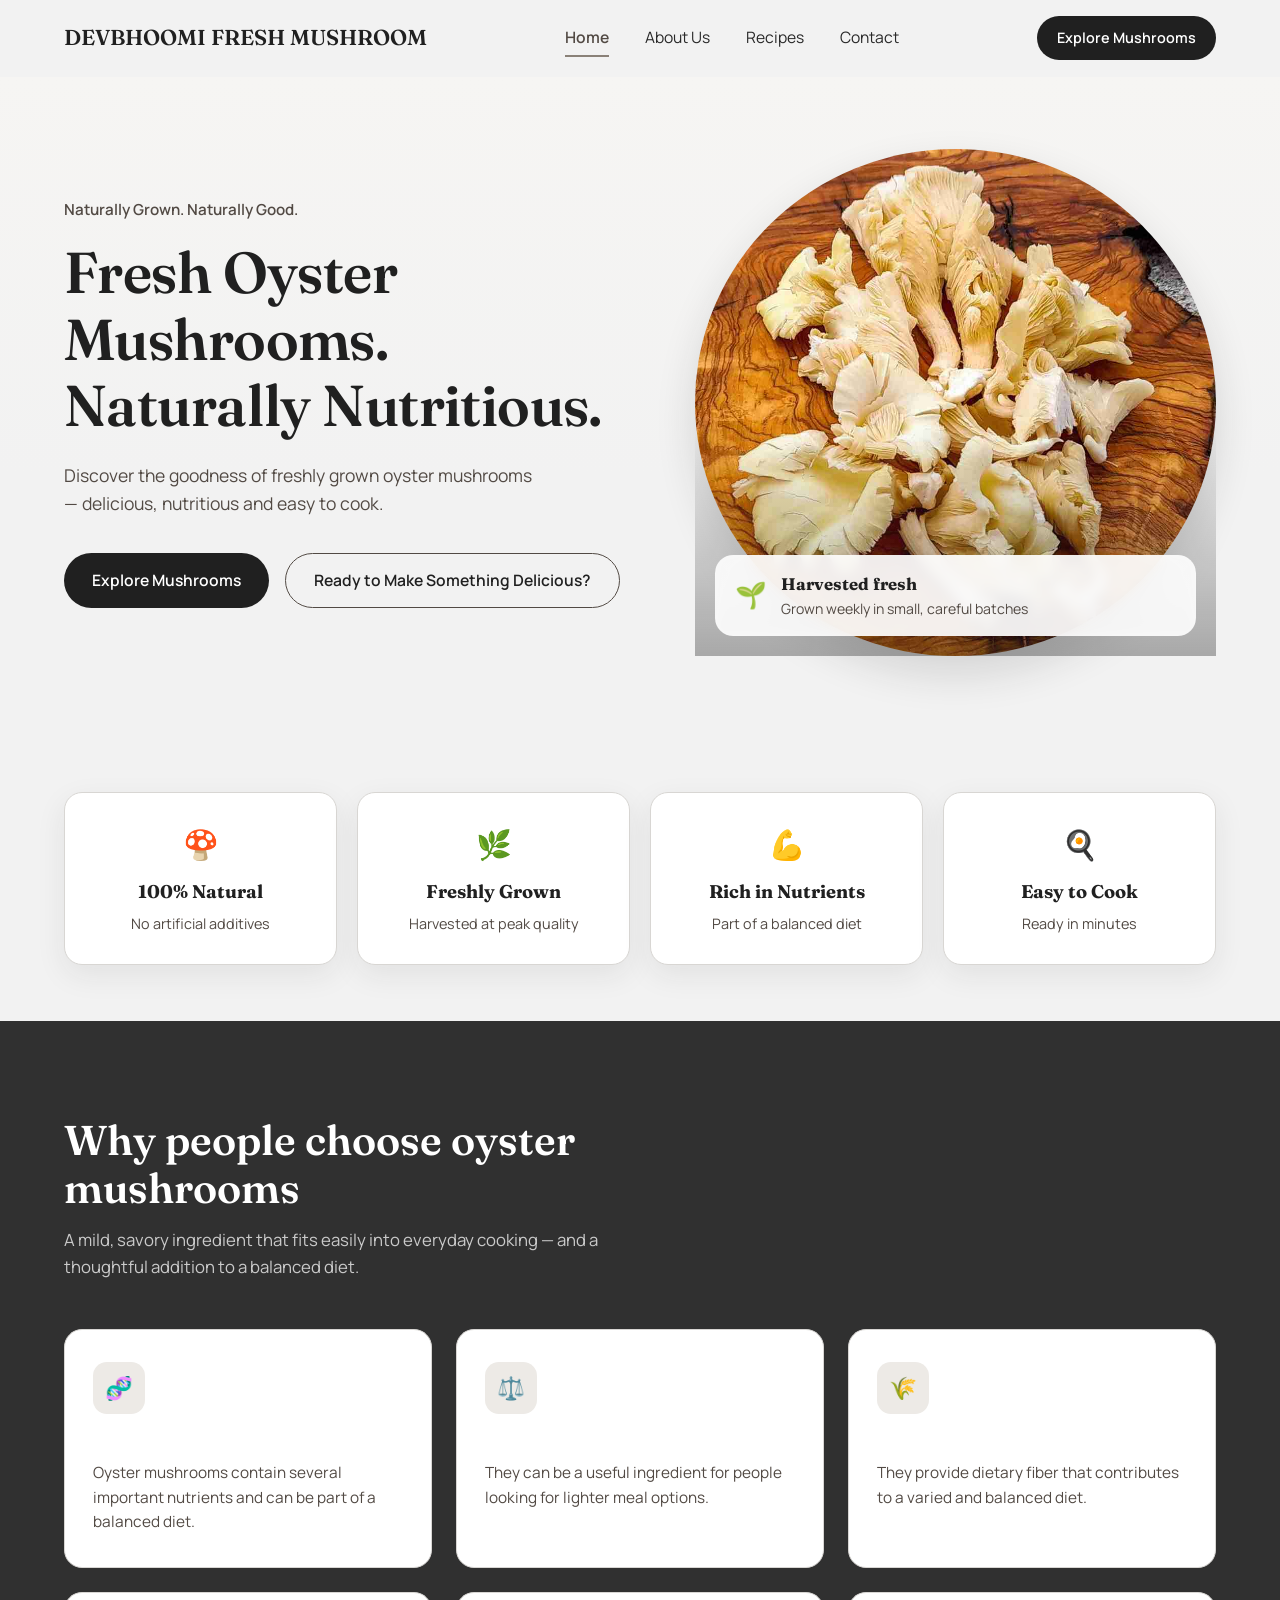
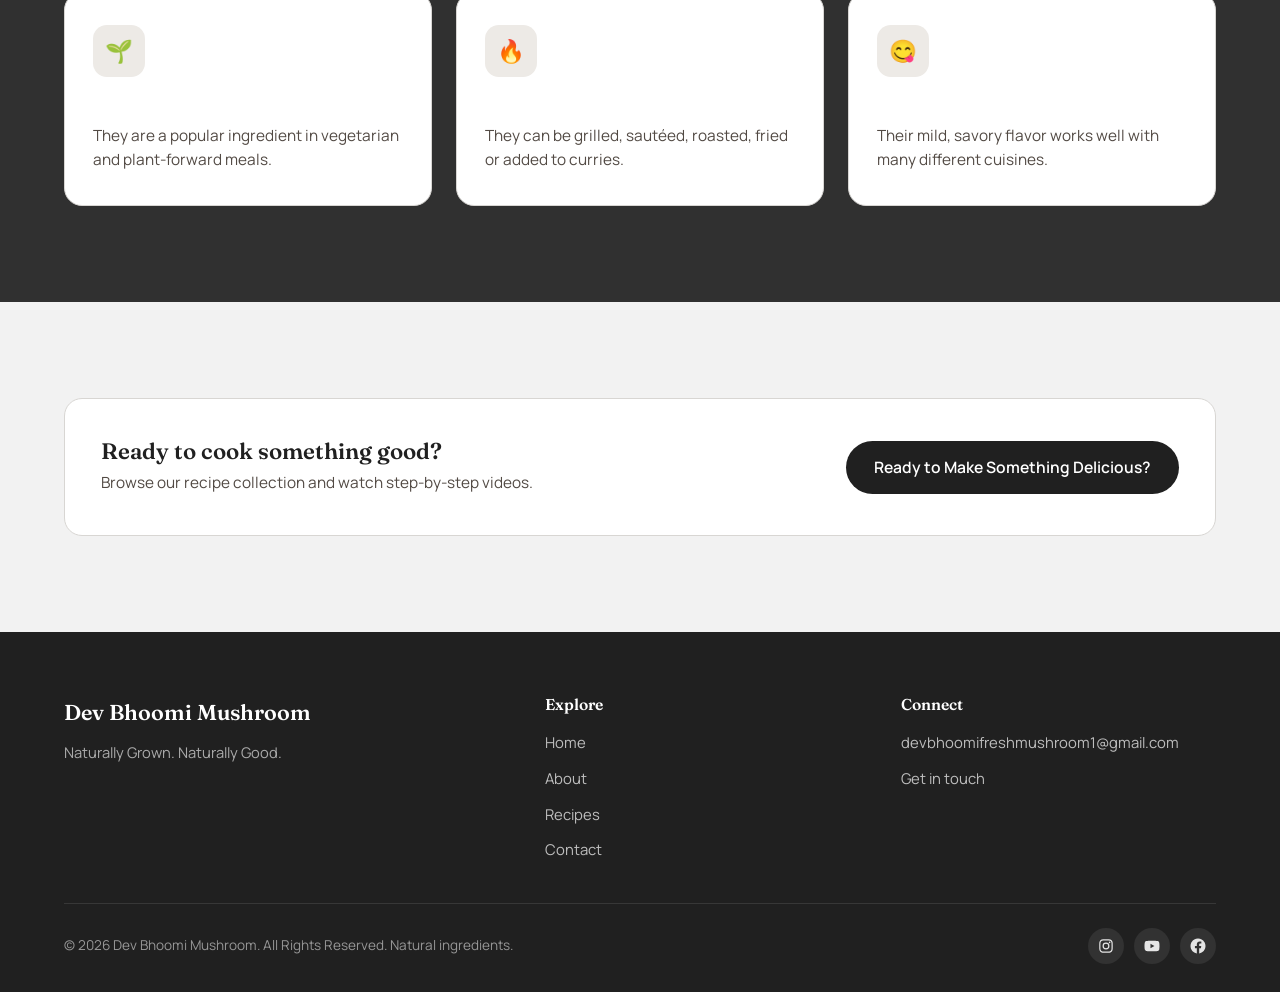
<file: index.html>
<!DOCTYPE html>
<html lang="en">

<head>
  <meta charset="UTF-8">
  <meta name="viewport" content="width=device-width, initial-scale=1.0">
  <title>DevBhoomi Mushrooms</title>
  <meta name="description"
    content="DevBhoomi grows fresh oyster mushrooms — naturally nutritious, versatile in the kitchen, and grown with care. Explore our mushrooms and recipes.">
  <meta name="keywords" content="oyster mushrooms, mushroom farm, mushroom recipes, natural food, DevBhoomi">
  <meta property="og:title" content="DevBhoomi | Fresh Oyster Mushrooms">
  <meta property="og:description"
    content="Naturally Grown. Naturally Good. Discover fresh oyster mushrooms and easy recipes from Dev Bhoomi.">
  <meta property="og:type" content="website">
    <link rel="icon"
          type="image/png"
          href="./assets/images/hero-mushroom-logo.png">


  <link rel="preconnect" href="https://fonts.googleapis.com">
  <link rel="preconnect" href="https://fonts.gstatic.com" crossorigin>
  <link
    href="https://fonts.googleapis.com/css2?family=Fraunces:opsz,wght@9..144,500;9..144,600;9..144,700&family=Manrope:wght@400;500;600;700;800&display=swap"
    rel="stylesheet">

  <link rel="stylesheet" href="css/style.css">
</head>

<body>

  <!-- ===== Navbar ===== -->
  <header class="navbar">
    <div class="container">
     <a href="index.html" class="brand">
    <span>DEVBHOOMI FRESH MUSHROOM</span>
</a>

      <nav class="nav-links" id="nav-links" aria-label="Primary">
        <a href="index.html" class="active">Home</a>
        <a href="about.html">About Us</a>
        <a href="recipes.html">Recipes</a>
        <a href="contact.html">Contact</a>
      </nav>

      <div class="nav-actions">
        <a href="about.html" class="btn btn-primary btn-sm">Explore Mushrooms</a>
        <button class="hamburger" id="hamburger" aria-expanded="false" aria-controls="nav-links"
          aria-label="Toggle navigation menu">
          <span></span>
          <span></span>
          <span></span>
        </button>
      </div>
    </div>
  </header>

  <main>
    <!-- ===== Hero ===== -->
    <section class="hero">
      <div class="container">
        <div class="hero-copy">
          <span class="eyebrow">Naturally Grown. Naturally Good.</span>
          <h1>Fresh Oyster Mushrooms. Naturally Nutritious.</h1>
          <p>Discover the goodness of freshly grown oyster mushrooms — delicious, nutritious and easy to cook.</p>
          <div class="hero-actions">
            <a href="about.html" class="btn btn-primary">Explore Mushrooms</a>
            <a href="recipes.html" class="btn btn-secondary">Ready to Make Something Delicious?</a>
          </div>
        </div>

        <div class="hero-art">
          <img src="assets/images/oyster-mushrooms-hero.jpg"
            alt="A fresh cluster of oyster mushrooms growing on a natural substrate" width="400" height="360"
            loading="eager">
          <div class="hero-badge">
            <span aria-hidden="true" style="font-size:1.6rem;">🌱</span>
            <span>
              <strong>Harvested fresh</strong>
              <span>Grown weekly in small, careful batches</span>
            </span>
          </div>
        </div>
      </div>
    </section>

    <!-- ===== Hero Statistics ===== -->
    <section class="stats">
      <div class="container">
        <div class="stats-grid">
          <div class="stat-card reveal">
            <div class="stat-icon" aria-hidden="true">🍄</div>
            <strong>100% Natural</strong>
            <span>No artificial additives</span>
          </div>
          <div class="stat-card reveal">
            <div class="stat-icon" aria-hidden="true">🌿</div>
            <strong>Freshly Grown</strong>
            <span>Harvested at peak quality</span>
          </div>
          <div class="stat-card reveal">
            <div class="stat-icon" aria-hidden="true">💪</div>
            <strong>Rich in Nutrients</strong>
            <span>Part of a balanced diet</span>
          </div>
          <div class="stat-card reveal">
            <div class="stat-icon" aria-hidden="true">🍳</div>
            <strong>Easy to Cook</strong>
            <span>Ready in minutes</span>
          </div>
        </div>
      </div>
    </section>

    <!-- ===== Mushroom Benefits Section ===== -->
    <section class="benefits section-dark">
      <div class="container">
        <div class="section-head reveal">
          <h2 class="section-title">Why people choose oyster mushrooms</h2>
          <p class="section-lede">A mild, savory ingredient that fits easily into everyday cooking — and a thoughtful
            addition to a balanced diet.</p>
        </div>

        <div class="card-grid">
          <div class="benefit-card reveal">
            <div class="benefit-icon" aria-hidden="true">🧬</div>
            <h3>Nutrient Rich</h3>
            <p>Oyster mushrooms contain several important nutrients and can be part of a balanced diet.</p>
          </div>
          <div class="benefit-card reveal">
            <div class="benefit-icon" aria-hidden="true">⚖️</div>
            <h3>Low Calorie</h3>
            <p>They can be a useful ingredient for people looking for lighter meal options.</p>
          </div>
          <div class="benefit-card reveal">
            <div class="benefit-icon" aria-hidden="true">🌾</div>
            <h3>Source of Fiber</h3>
            <p>They provide dietary fiber that contributes to a varied and balanced diet.</p>
          </div>
          <div class="benefit-card reveal">
            <div class="benefit-icon" aria-hidden="true">🌱</div>
            <h3>Plant-Based Food</h3>
            <p>They are a popular ingredient in vegetarian and plant-forward meals.</p>
          </div>
          <div class="benefit-card reveal">
            <div class="benefit-icon" aria-hidden="true">🔥</div>
            <h3>Easy to Cook</h3>
            <p>They can be grilled, sautéed, roasted, fried or added to curries.</p>
          </div>
          <div class="benefit-card reveal">
            <div class="benefit-icon" aria-hidden="true">😋</div>
            <h3>Delicious</h3>
            <p>Their mild, savory flavor works well with many different cuisines.</p>
          </div>
        </div>
      </div>
    </section>

    <!-- ===== How To Grow Section =====
    <section class="process">
      <div class="container">
        <div class="section-head reveal">
          <h2 class="section-title">From spore to harvest</h2>
          <p class="section-lede">Our process is simple, natural and carefully timed at every stage.</p>
        </div>

        <div class="process-track">
          <div class="process-step reveal">
            <span class="step-number">01</span>
            <h3>Prepare</h3>
            <p>Prepare the growing substrate.</p>
          </div>
          <div class="process-step reveal">
            <span class="step-number">02</span>
            <h3>Inoculate</h3>
            <p>Introduce the mushroom spawn.</p>
          </div>
          <div class="process-step reveal">
            <span class="step-number">03</span>
            <h3>Grow</h3>
            <p>Maintain suitable temperature and humidity.</p>
          </div>
          <div class="process-step reveal">
            <span class="step-number">04</span>
            <h3>Harvest</h3>
            <p>Harvest the mushrooms when they reach the right stage.</p>
          </div>
        </div>
      </div>
    </section> -->

    <!-- ===== CTA banner ===== -->
    <section class="benefits">
      <div class="container">
        <div class="benefit-card reveal"
          style="display:flex; align-items:center; justify-content:space-between; gap:24px; flex-wrap:wrap; padding: 40px 36px;">
          <div>
            <h3 style="font-size:1.4rem; margin-bottom:6px;">Ready to cook something good?</h3>
            <p>Browse our recipe collection and watch step-by-step videos.</p>
          </div>
          <a href="recipes.html" class="btn btn-primary">Ready to Make Something Delicious?</a>
        </div>
      </div>
    </section>
  </main>

  <!-- ===== Footer ===== -->
  <footer class="site-footer">
    <div class="container">
      <div class="footer-top">
        <div class="footer-brand">
          <a href="index.html" class="brand">
            <!-- <span class="brand-mark" aria-hidden="true">🍄</span> -->
            <span>Dev Bhoomi Mushroom</span>
          </a>
          <p>Naturally Grown. Naturally Good.</p>
        </div>

        <div class="footer-col">
          <h4>Explore</h4>
          <ul>
            <li><a href="index.html">Home</a></li>
            <li><a href="about.html">About</a></li>
            <li><a href="recipes.html">Recipes</a></li>
            <li><a href="contact.html">Contact</a></li>
          </ul>
        </div>

        <div class="footer-col">
          <h4>Connect</h4>
          <ul>
            <li><a href="mailto:devbhoomifreshmushroom1@gmail.com">devbhoomifreshmushroom1@gmail.com</a></li>
            <li><a href="contact.html">Get in touch</a></li>
          </ul>
        </div>
      </div>

      <div class="footer-bottom">
        <p>© 2026 Dev Bhoomi Mushroom. All Rights Reserved. Natural ingredients.</p>
        <div class="footer-social">
          <!-- Replace href values with actual social media URLs -->
          <a href="https://www.instagram.com/devbhoomifreshmushroom?utm_source=qr&stkn=MTBqY3J3amJhNHFtbA%3D%3D" aria-label="Instagram" target="_blank" rel="noopener"><svg xmlns="http://www.w3.org/2000/svg" width="24" height="24" viewBox="0 0 24 24" style="fill: rgba(0, 0, 0, 1);transform: ;msFilter:;"><path d="M11.999 7.377a4.623 4.623 0 1 0 0 9.248 4.623 4.623 0 0 0 0-9.248zm0 7.627a3.004 3.004 0 1 1 0-6.008 3.004 3.004 0 0 1 0 6.008z"></path><circle cx="16.806" cy="7.207" r="1.078"></circle><path d="M20.533 6.111A4.605 4.605 0 0 0 17.9 3.479a6.606 6.606 0 0 0-2.186-.42c-.963-.042-1.268-.054-3.71-.054s-2.755 0-3.71.054a6.554 6.554 0 0 0-2.184.42 4.6 4.6 0 0 0-2.633 2.632 6.585 6.585 0 0 0-.419 2.186c-.043.962-.056 1.267-.056 3.71 0 2.442 0 2.753.056 3.71.015.748.156 1.486.419 2.187a4.61 4.61 0 0 0 2.634 2.632 6.584 6.584 0 0 0 2.185.45c.963.042 1.268.055 3.71.055s2.755 0 3.71-.055a6.615 6.615 0 0 0 2.186-.419 4.613 4.613 0 0 0 2.633-2.633c.263-.7.404-1.438.419-2.186.043-.962.056-1.267.056-3.71s0-2.753-.056-3.71a6.581 6.581 0 0 0-.421-2.217zm-1.218 9.532a5.043 5.043 0 0 1-.311 1.688 2.987 2.987 0 0 1-1.712 1.711 4.985 4.985 0 0 1-1.67.311c-.95.044-1.218.055-3.654.055-2.438 0-2.687 0-3.655-.055a4.96 4.96 0 0 1-1.669-.311 2.985 2.985 0 0 1-1.719-1.711 5.08 5.08 0 0 1-.311-1.669c-.043-.95-.053-1.218-.053-3.654 0-2.437 0-2.686.053-3.655a5.038 5.038 0 0 1 .311-1.687c.305-.789.93-1.41 1.719-1.712a5.01 5.01 0 0 1 1.669-.311c.951-.043 1.218-.055 3.655-.055s2.687 0 3.654.055a4.96 4.96 0 0 1 1.67.311 2.991 2.991 0 0 1 1.712 1.712 5.08 5.08 0 0 1 .311 1.669c.043.951.054 1.218.054 3.655 0 2.436 0 2.698-.043 3.654h-.011z"></path></svg></a>

          <a href="https://youtube.com/@devbhoomifreshmushroom?si=rqOUth8mjBbaC6ms" aria-label="YouTube" target="_blank" rel="noopener"><svg xmlns="http://www.w3.org/2000/svg" width="24" height="24" viewBox="0 0 24 24" style="fill: rgba(0, 0, 0, 1);transform: ;msFilter:;"><path d="M21.593 7.203a2.506 2.506 0 0 0-1.762-1.766C18.265 5.007 12 5 12 5s-6.264-.007-7.831.404a2.56 2.56 0 0 0-1.766 1.778c-.413 1.566-.417 4.814-.417 4.814s-.004 3.264.406 4.814c.23.857.905 1.534 1.763 1.765 1.582.43 7.83.437 7.83.437s6.265.007 7.831-.403a2.515 2.515 0 0 0 1.767-1.763c.414-1.565.417-4.812.417-4.812s.02-3.265-.407-4.831zM9.996 15.005l.005-6 5.207 3.005-5.212 2.995z"></path></svg></a>

          <a href="https://www.facebook.com/share/r/1BsQom3Ckp/" aria-label="Facebook" target="_blank" rel="noopener"><svg xmlns="http://www.w3.org/2000/svg" width="24" height="24" viewBox="0 0 24 24" style="fill: rgba(0, 0, 0, 1);transform: ;msFilter:;"><path d="M12.001 2.002c-5.522 0-9.999 4.477-9.999 9.999 0 4.99 3.656 9.126 8.437 9.879v-6.988h-2.54v-2.891h2.54V9.798c0-2.508 1.493-3.891 3.776-3.891 1.094 0 2.24.195 2.24.195v2.459h-1.264c-1.24 0-1.628.772-1.628 1.563v1.875h2.771l-.443 2.891h-2.328v6.988C18.344 21.129 22 16.992 22 12.001c0-5.522-4.477-9.999-9.999-9.999z"></path></svg></a>
        </div>
      </div>
    </div>
  </footer>

  <button class="back-to-top" aria-label="Back to top">↑</button>

  <script src="js/script.js"></script>
</body>

</html>
</file>
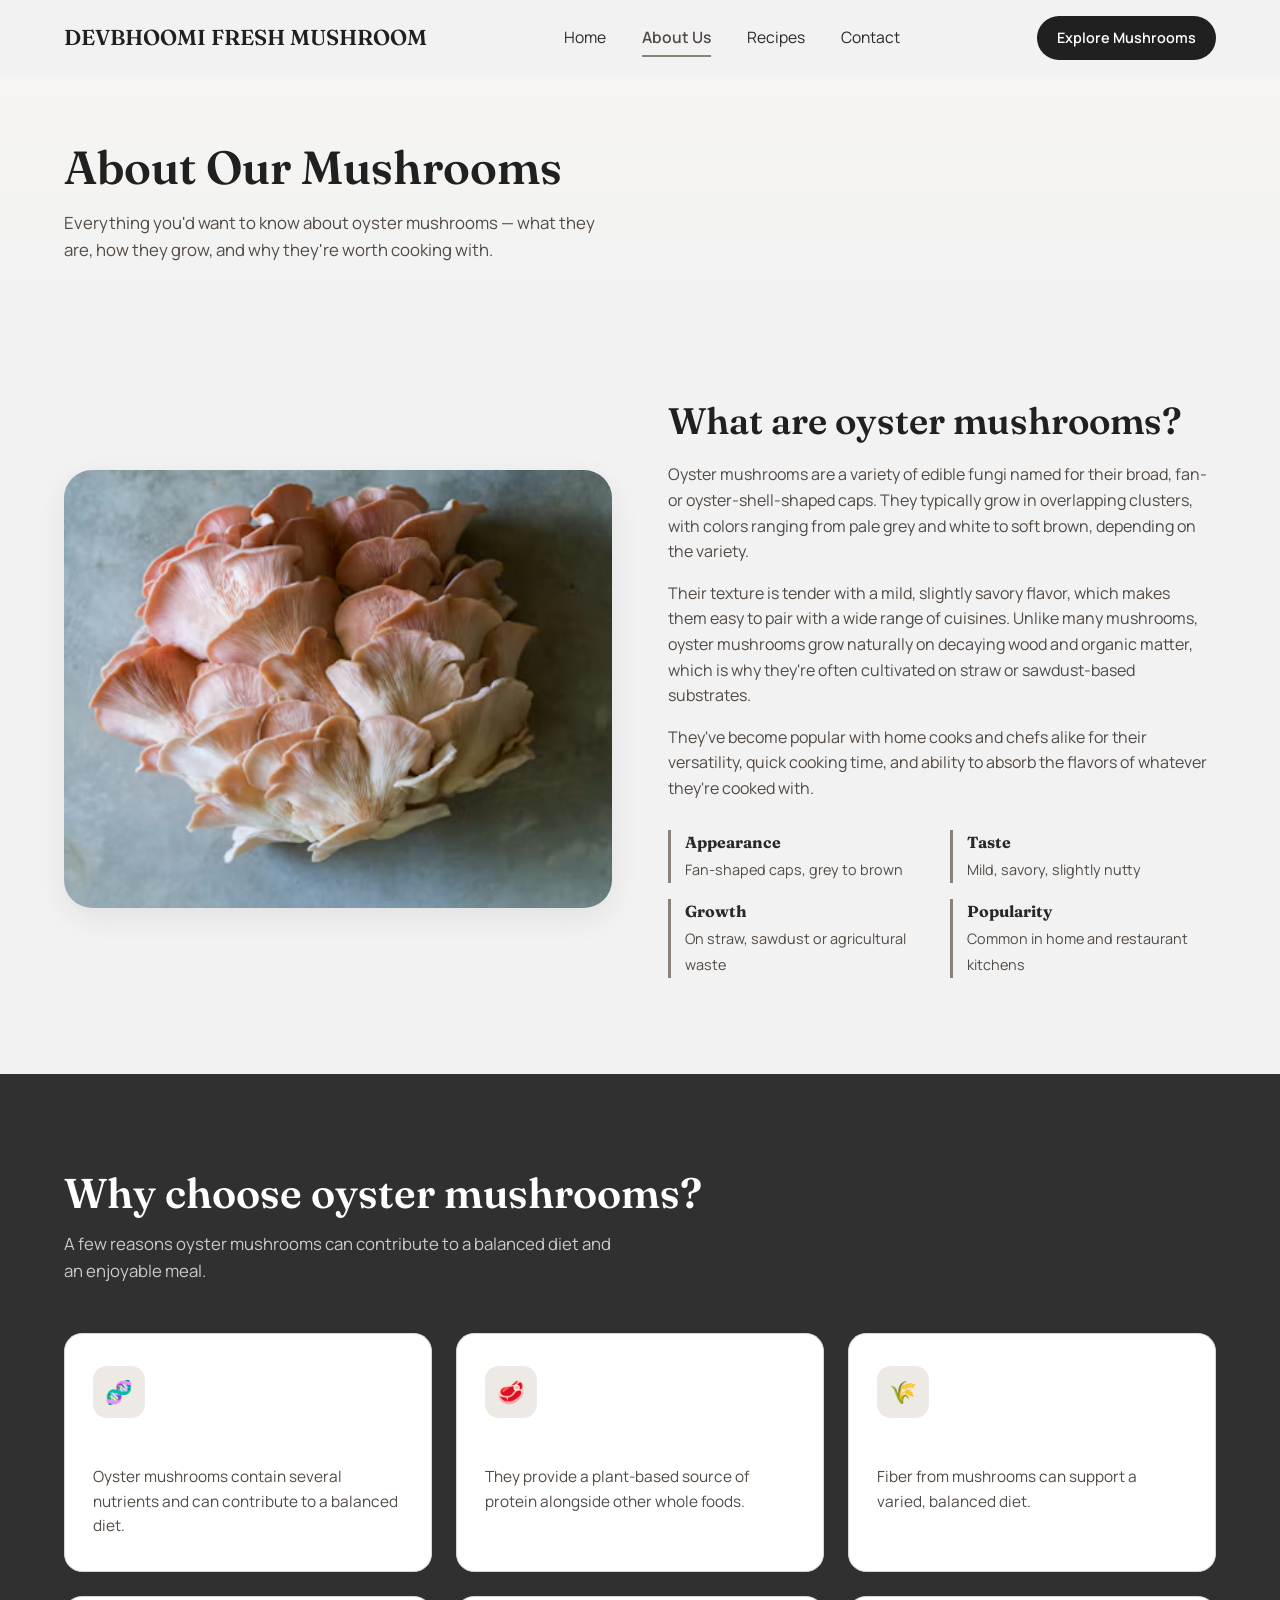
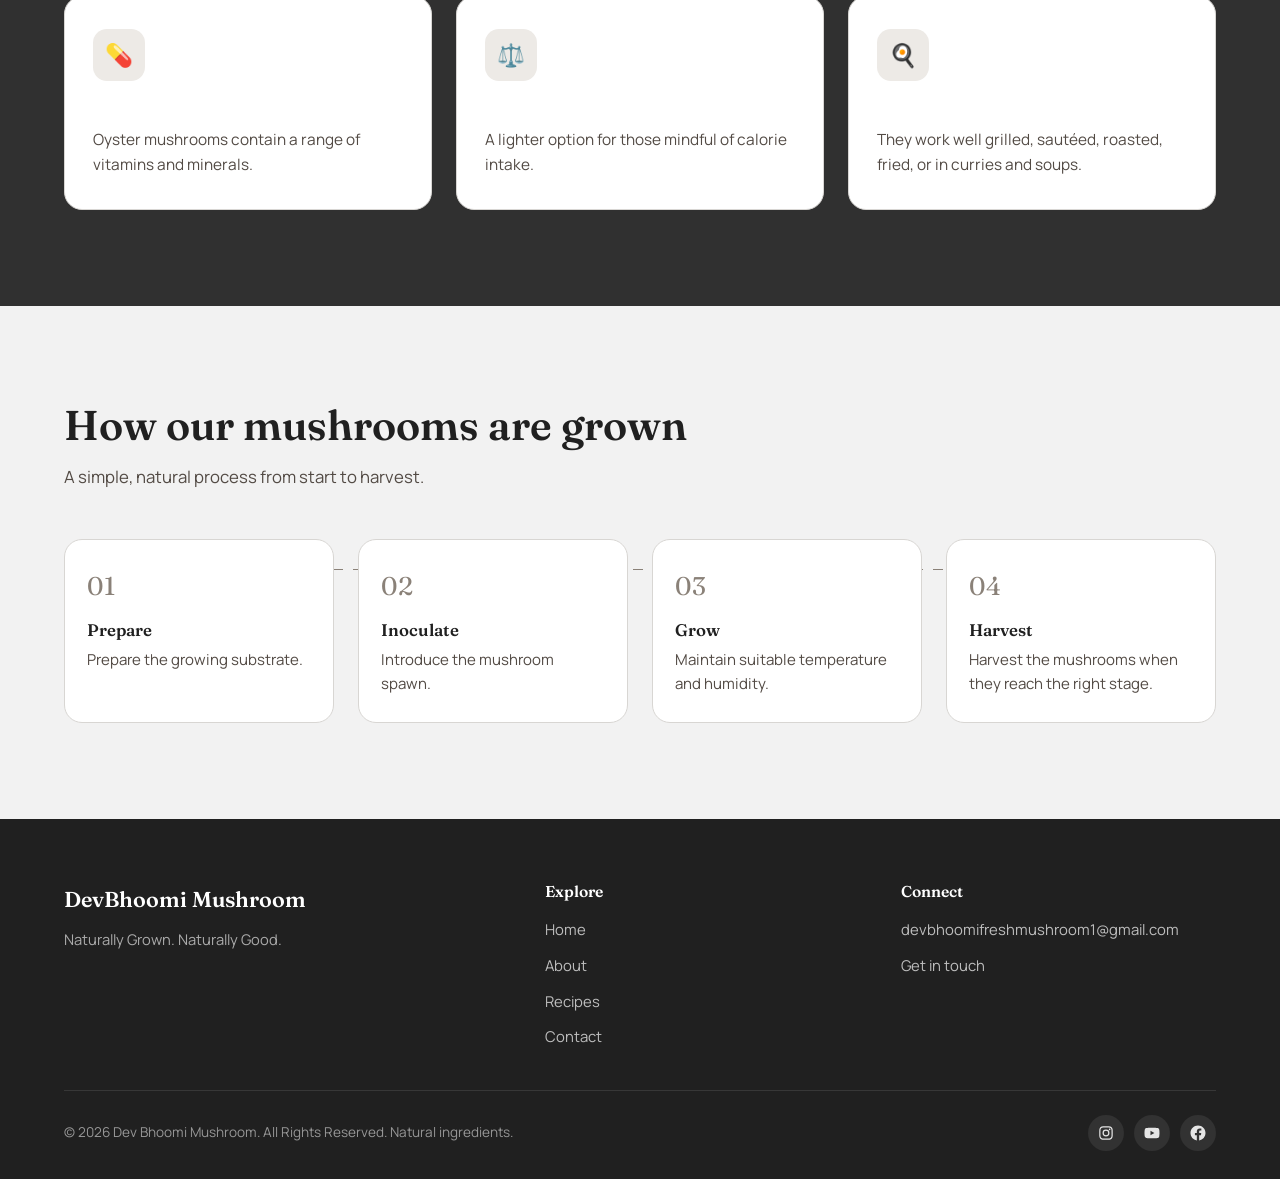
<file: about.html>
<!DOCTYPE html>
<html lang="en">
<head>
  <meta charset="UTF-8">
  <meta name="viewport" content="width=device-width, initial-scale=1.0">
  <title>DevBhoomi Mushroom</title>
  <meta name="description" content="Learn what oyster mushrooms are, how they grow, and why they can be part of a balanced diet — from the team at Dev Bhoomi Mushroom.">
  <meta property="og:title" content="About Our Mushrooms | Dev Bhoomi Mushroom">
  <meta property="og:description" content="What oyster mushrooms are, how they grow, and why people choose them.">
  <meta property="og:type" content="website">
  <link rel="icon" type="image/png" href="assets/images/hero-mushroom-logo.jpg">

  <link rel="preconnect" href="https://fonts.googleapis.com">
  <link rel="preconnect" href="https://fonts.gstatic.com" crossorigin>
  <link href="https://fonts.googleapis.com/css2?family=Fraunces:opsz,wght@9..144,500;9..144,600;9..144,700&family=Manrope:wght@400;500;600;700;800&display=swap" rel="stylesheet">

  <link rel="stylesheet" href="css/style.css">
</head>
<body>

  <!-- ===== Navbar ===== -->
  <header class="navbar">
    <div class="container">
      <a href="index.html" class="brand">
        <span>DEVBHOOMI FRESH MUSHROOM</span>
      </a>

      <nav class="nav-links" id="nav-links" aria-label="Primary">
        <a href="index.html">Home</a>
        <a href="about.html" class="active">About Us</a>
        <a href="recipes.html">Recipes</a>
        <a href="contact.html">Contact</a>
      </nav>

      <div class="nav-actions">
        <a href="recipes.html" class="btn btn-primary btn-sm">Explore Mushrooms</a>
        <button class="hamburger" id="hamburger" aria-expanded="false" aria-controls="nav-links" aria-label="Toggle navigation menu">
          <span></span>
          <span></span>
          <span></span>
        </button>
      </div>
    </div>
  </header>

  <main>
    <!-- ===== Page Header ===== -->
    <section class="page-header">
      <div class="container">
        <h1>About Our Mushrooms</h1>
        <p>Everything you'd want to know about oyster mushrooms — what they are, how they grow, and why they're worth cooking with.</p>
      </div>
    </section>

    <!-- ===== What Are Oyster Mushrooms ===== -->
    <section>
      <div class="container">
        <div class="about-intro">
          <div class="about-intro-media reveal">
            <img src="/assets/images/hero-osyter-mushroom.avif"
              alt="Close-up of oyster mushroom clusters with their distinctive fan-shaped caps"
              loading="lazy">
          </div>

          <div class="about-intro-copy reveal">
            <h2>What are oyster mushrooms?</h2>
            <p>Oyster mushrooms are a variety of edible fungi named for their broad, fan- or oyster-shell-shaped caps. They typically grow in overlapping clusters, with colors ranging from pale grey and white to soft brown, depending on the variety.</p>
            <p>Their texture is tender with a mild, slightly savory flavor, which makes them easy to pair with a wide range of cuisines. Unlike many mushrooms, oyster mushrooms grow naturally on decaying wood and organic matter, which is why they're often cultivated on straw or sawdust-based substrates.</p>
            <p>They've become popular with home cooks and chefs alike for their versatility, quick cooking time, and ability to absorb the flavors of whatever they're cooked with.</p>

            <div class="about-facts">
              <div class="about-fact">
                <strong>Appearance</strong>
                <span>Fan-shaped caps, grey to brown</span>
              </div>
              <div class="about-fact">
                <strong>Taste</strong>
                <span>Mild, savory, slightly nutty</span>
              </div>
              <div class="about-fact">
                <strong>Growth</strong>
                <span>On straw, sawdust or agricultural waste</span>
              </div>
              <div class="about-fact">
                <strong>Popularity</strong>
                <span>Common in home and restaurant kitchens</span>
              </div>
            </div>
          </div>
        </div>
      </div>
    </section>

    <!-- ===== Why Choose Oyster Mushrooms ===== -->
    <section class="benefits section-dark">
      <div class="container">
        <div class="section-head reveal">
          <h2 class="section-title">Why choose oyster mushrooms?</h2>
          <p class="section-lede">A few reasons oyster mushrooms can contribute to a balanced diet and an enjoyable meal.</p>
        </div>

        <div class="card-grid">
          <div class="benefit-card reveal">
            <div class="benefit-icon" aria-hidden="true">🧬</div>
            <h3>Rich in Nutrients</h3>
            <p>Oyster mushrooms contain several nutrients and can contribute to a balanced diet.</p>
          </div>
          <div class="benefit-card reveal">
            <div class="benefit-icon" aria-hidden="true">🥩</div>
            <h3>Good Source of Protein</h3>
            <p>They provide a plant-based source of protein alongside other whole foods.</p>
          </div>
          <div class="benefit-card reveal">
            <div class="benefit-icon" aria-hidden="true">🌾</div>
            <h3>Contains Dietary Fiber</h3>
            <p>Fiber from mushrooms can support a varied, balanced diet.</p>
          </div>
          <div class="benefit-card reveal">
            <div class="benefit-icon" aria-hidden="true">💊</div>
            <h3>Vitamins &amp; Minerals</h3>
            <p>Oyster mushrooms contain a range of vitamins and minerals.</p>
          </div>
          <div class="benefit-card reveal">
            <div class="benefit-icon" aria-hidden="true">⚖️</div>
            <h3>Low in Calories</h3>
            <p>A lighter option for those mindful of calorie intake.</p>
          </div>
          <div class="benefit-card reveal">
            <div class="benefit-icon" aria-hidden="true">🍳</div>
            <h3>Versatile for Cooking</h3>
            <p>They work well grilled, sautéed, roasted, fried, or in curries and soups.</p>
          </div>
        </div>
      </div>
    </section>

    <!-- ===== How To Grow Section ===== -->
    <section class="process">
      <div class="container">
        <div class="section-head reveal">
          <h2 class="section-title">How our mushrooms are grown</h2>
          <p class="section-lede">A simple, natural process from start to harvest.</p>
        </div>

        <div class="process-track">
          <div class="process-step reveal">
            <span class="step-number">01</span>
            <h3>Prepare</h3>
            <p>Prepare the growing substrate.</p>
          </div>
          <div class="process-step reveal">
            <span class="step-number">02</span>
            <h3>Inoculate</h3>
            <p>Introduce the mushroom spawn.</p>
          </div>
          <div class="process-step reveal">
            <span class="step-number">03</span>
            <h3>Grow</h3>
            <p>Maintain suitable temperature and humidity.</p>
          </div>
          <div class="process-step reveal">
            <span class="step-number">04</span>
            <h3>Harvest</h3>
            <p>Harvest the mushrooms when they reach the right stage.</p>
          </div>
        </div>
      </div>
    </section>
  </main>

  <!-- ===== Footer ===== -->
  <footer class="site-footer">
    <div class="container">
      <div class="footer-top">
        <div class="footer-brand">
          <a href="index.html" class="brand">
            <!-- <span class="brand-mark" aria-hidden="true">🍄</span> -->
            <span>DevBhoomi Mushroom</span>
          </a>
          <p>Naturally Grown. Naturally Good.</p>
        </div>

        <div class="footer-col">
          <h4>Explore</h4>
          <ul>
            <li><a href="index.html">Home</a></li>
            <li><a href="about.html">About</a></li>
            <li><a href="recipes.html">Recipes</a></li>
            <li><a href="contact.html">Contact</a></li>
          </ul>
        </div>

        <div class="footer-col">
          <h4>Connect</h4>
          <ul>
            <li><a href="mailto:devbhoomifreshmushroom1@gmail.com">devbhoomifreshmushroom1@gmail.com</a></li>
            <li><a href="contact.html">Get in touch</a></li>
          </ul>
        </div>
      </div>

      <div class="footer-bottom">
        <p>© 2026 Dev Bhoomi Mushroom. All Rights Reserved. Natural ingredients.</p>
        <div class="footer-social">
          <!-- Replace href values with actual social media URLs -->
          <a href="https://www.instagram.com/devbhoomifreshmushroom?utm_source=qr&stkn=MTBqY3J3amJhNHFtbA%3D%3D" aria-label="Instagram" target="_blank" rel="noopener"><svg xmlns="http://www.w3.org/2000/svg" width="24" height="24" viewBox="0 0 24 24" style="fill: rgba(0, 0, 0, 1);transform: ;msFilter:;"><path d="M11.999 7.377a4.623 4.623 0 1 0 0 9.248 4.623 4.623 0 0 0 0-9.248zm0 7.627a3.004 3.004 0 1 1 0-6.008 3.004 3.004 0 0 1 0 6.008z"></path><circle cx="16.806" cy="7.207" r="1.078"></circle><path d="M20.533 6.111A4.605 4.605 0 0 0 17.9 3.479a6.606 6.606 0 0 0-2.186-.42c-.963-.042-1.268-.054-3.71-.054s-2.755 0-3.71.054a6.554 6.554 0 0 0-2.184.42 4.6 4.6 0 0 0-2.633 2.632 6.585 6.585 0 0 0-.419 2.186c-.043.962-.056 1.267-.056 3.71 0 2.442 0 2.753.056 3.71.015.748.156 1.486.419 2.187a4.61 4.61 0 0 0 2.634 2.632 6.584 6.584 0 0 0 2.185.45c.963.042 1.268.055 3.71.055s2.755 0 3.71-.055a6.615 6.615 0 0 0 2.186-.419 4.613 4.613 0 0 0 2.633-2.633c.263-.7.404-1.438.419-2.186.043-.962.056-1.267.056-3.71s0-2.753-.056-3.71a6.581 6.581 0 0 0-.421-2.217zm-1.218 9.532a5.043 5.043 0 0 1-.311 1.688 2.987 2.987 0 0 1-1.712 1.711 4.985 4.985 0 0 1-1.67.311c-.95.044-1.218.055-3.654.055-2.438 0-2.687 0-3.655-.055a4.96 4.96 0 0 1-1.669-.311 2.985 2.985 0 0 1-1.719-1.711 5.08 5.08 0 0 1-.311-1.669c-.043-.95-.053-1.218-.053-3.654 0-2.437 0-2.686.053-3.655a5.038 5.038 0 0 1 .311-1.687c.305-.789.93-1.41 1.719-1.712a5.01 5.01 0 0 1 1.669-.311c.951-.043 1.218-.055 3.655-.055s2.687 0 3.654.055a4.96 4.96 0 0 1 1.67.311 2.991 2.991 0 0 1 1.712 1.712 5.08 5.08 0 0 1 .311 1.669c.043.951.054 1.218.054 3.655 0 2.436 0 2.698-.043 3.654h-.011z"></path></svg></a>

          <a href="https://youtube.com/@devbhoomifreshmushroom?si=rqOUth8mjBbaC6ms" aria-label="YouTube" target="_blank" rel="noopener"><svg xmlns="http://www.w3.org/2000/svg" width="24" height="24" viewBox="0 0 24 24" style="fill: rgba(0, 0, 0, 1);transform: ;msFilter:;"><path d="M21.593 7.203a2.506 2.506 0 0 0-1.762-1.766C18.265 5.007 12 5 12 5s-6.264-.007-7.831.404a2.56 2.56 0 0 0-1.766 1.778c-.413 1.566-.417 4.814-.417 4.814s-.004 3.264.406 4.814c.23.857.905 1.534 1.763 1.765 1.582.43 7.83.437 7.83.437s6.265.007 7.831-.403a2.515 2.515 0 0 0 1.767-1.763c.414-1.565.417-4.812.417-4.812s.02-3.265-.407-4.831zM9.996 15.005l.005-6 5.207 3.005-5.212 2.995z"></path></svg></a>

          <a href="https://www.facebook.com/share/r/1BsQom3Ckp/" aria-label="Facebook" target="_blank" rel="noopener"><svg xmlns="http://www.w3.org/2000/svg" width="24" height="24" viewBox="0 0 24 24" style="fill: rgba(0, 0, 0, 1);transform: ;msFilter:;"><path d="M12.001 2.002c-5.522 0-9.999 4.477-9.999 9.999 0 4.99 3.656 9.126 8.437 9.879v-6.988h-2.54v-2.891h2.54V9.798c0-2.508 1.493-3.891 3.776-3.891 1.094 0 2.24.195 2.24.195v2.459h-1.264c-1.24 0-1.628.772-1.628 1.563v1.875h2.771l-.443 2.891h-2.328v6.988C18.344 21.129 22 16.992 22 12.001c0-5.522-4.477-9.999-9.999-9.999z"></path></svg></a>
        </div>
      </div>
    </div>
  </footer>

  <button class="back-to-top" aria-label="Back to top">↑</button>

  <script src="js/script.js"></script>
</body>
</html>
</file>
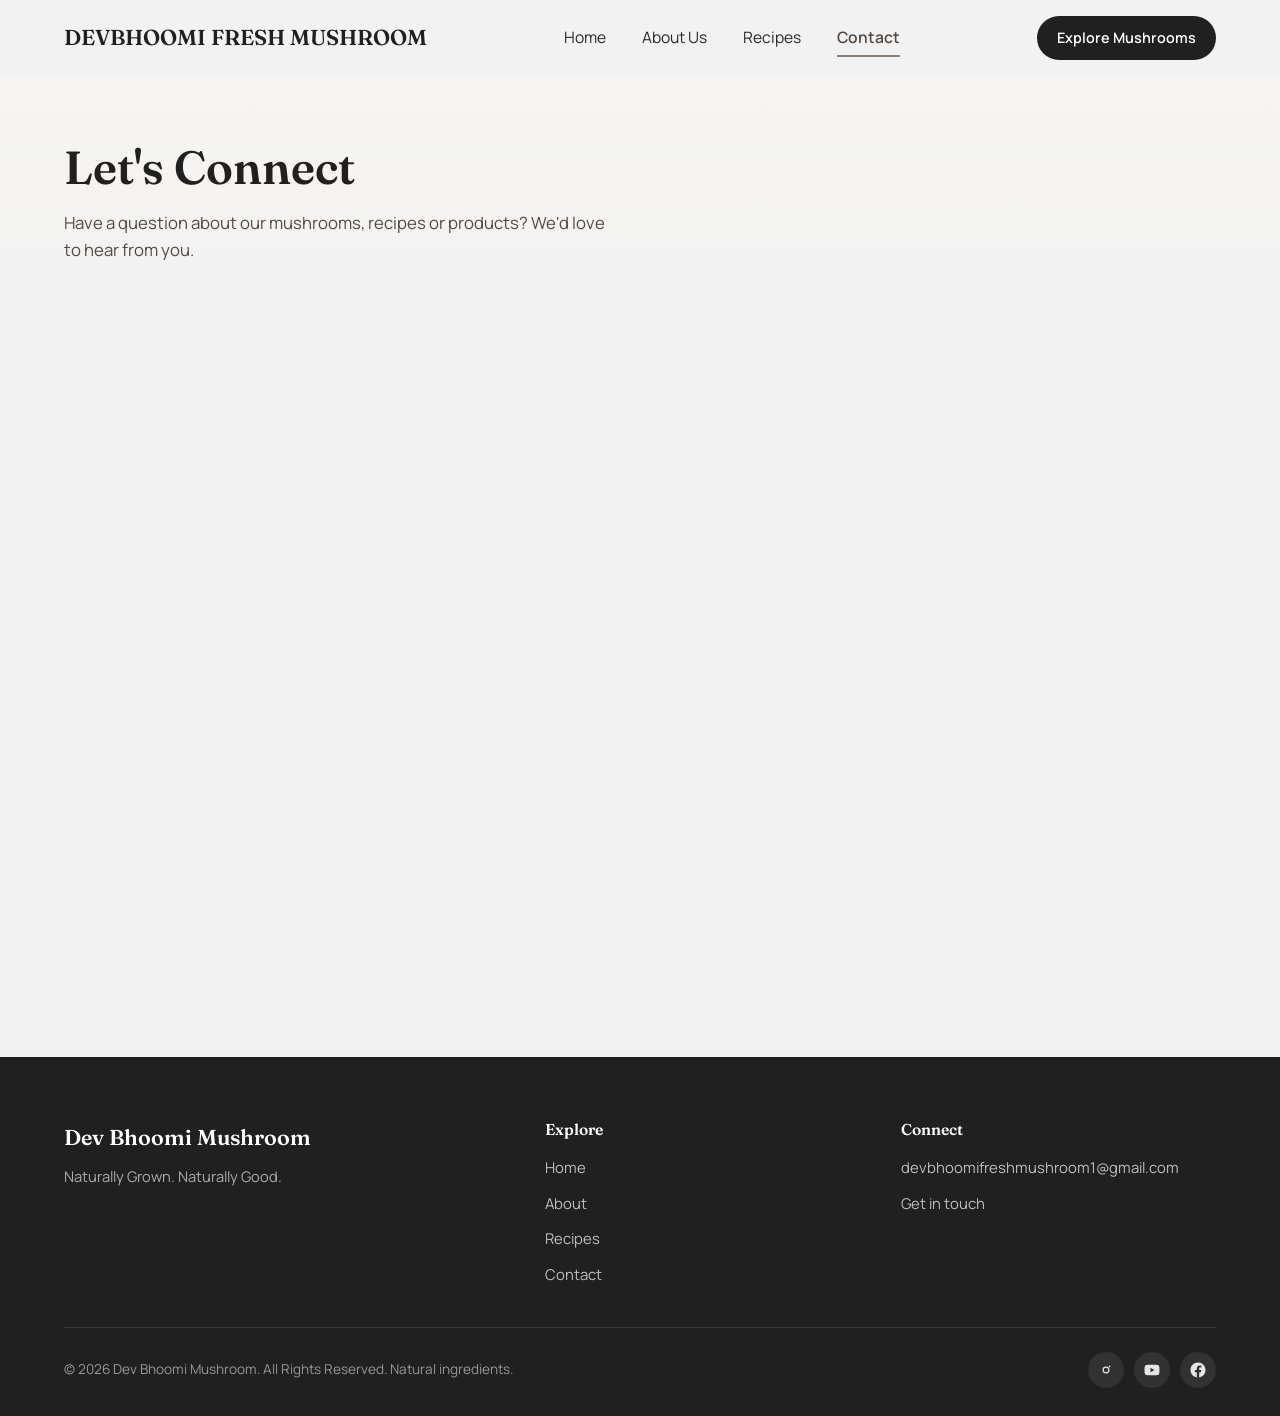
<file: contact.html>
<!DOCTYPE html>
<html lang="en">

<head>
  <meta charset="UTF-8">
  <meta name="viewport" content="width=device-width, initial-scale=1.0">

  <title>Contact | DevBhoomi Fresh Mushroom</title>

  <meta name="description"
    content="Get in touch with Dev Bhoomi Mushroom — ask about our oyster mushrooms, recipes or products via form, WhatsApp or email.">

  <meta property="og:title" content="Contact | Dev Bhoomi Mushroom">
  <meta property="og:description"
    content="Reach the Dev Bhoomi Mushroom team by form, WhatsApp or email.">
  <meta property="og:type" content="website">

  <link rel="icon" type="image/png" href="assets/images/hero-mushroom-logo.jpg">

  <!-- Google Fonts -->
  <link rel="preconnect" href="https://fonts.googleapis.com">
  <link rel="preconnect" href="https://fonts.gstatic.com" crossorigin>

  <link
    href="https://fonts.googleapis.com/css2?family=Fraunces:opsz,wght@9..144,500;9..144,600;9..144,700&family=Manrope:wght@400;500;600;700;800&display=swap"
    rel="stylesheet">

  <!-- Main CSS -->
  <link rel="stylesheet" href="css/style.css">
</head>


<body>

  <!-- =================== NAVBAR  ================== -->

  <header class="navbar">
    <div class="container">
      <a href="index.html" class="brand">
        <span>DEVBHOOMI FRESH MUSHROOM</span>
      </a>

      <nav class="nav-links" id="nav-links" aria-label="Primary">

        <a href="index.html">Home</a>

        <a href="about.html">About Us</a>

        <a href="recipes.html">Recipes</a>

        <a href="contact.html" class="active">Contact</a>

      </nav>

      <div class="nav-actions">

        <a href="about.html" class="btn btn-primary btn-sm">
          Explore Mushrooms
        </a>

        <button
          class="hamburger"
          id="hamburger"
          aria-expanded="false"
          aria-controls="nav-links"
          aria-label="Toggle navigation menu">

          <span></span>
          <span></span>
          <span></span>

        </button>
      </div>
    </div>
  </header>

  <!-- ================= MAIN CONTENT ================= -->

  <main>
    <!-- ==============PAGE HEADER===================== -->

    <section class="page-header">
      <div class="container">
        <h1>Let's Connect</h1>

        <p>
          Have a question about our mushrooms, recipes or products?
          We'd love to hear from you.
        </p>

      </div>
    </section>

    <!-- =======   CONTACT FORM + CONTACT INFORMATION===================== -->

    <section>
      <div class="container">
        <div class="contact-layout">
          <!-- ================  CONTACT FORM =============== -->
          <div class="contact-form-card reveal">
            
            <!-- Success Message -->
            <div
              class="form-success"
              id="form-success"
              role="status">

              <span aria-hidden="true">✅</span>

              <span>
                Thank you! Your message has been received.
              </span>
            </div>

            <!-- Contact Form -->

            <form id="contact-form" novalidate>
              <!-- NAME + EMAIL -->

              <div class="form-row">
                <div class="form-group">

                  <label for="name">
                    Name
                  </label>

                  <input
                    type="text"
                    id="name"
                    name="name"
                    placeholder="Your full name"
                    autocomplete="name"
                    required>

                  <span class="field-error"></span>
                </div>
                <div class="form-group">

                  <label for="email">
                    Email
                  </label>

                  <input
                    type="email"
                    id="email"
                    name="email"
                    placeholder="you@example.com"
                    autocomplete="email"
                    required>

                  <span class="field-error"></span>

                </div>
              </div>

              <!-- PHONE + SUBJECT -->
              <div class="form-row">
                <div class="form-group">

                  <label for="phone">
                    Phone
                  </label>

                  <input
                    type="tel"
                    id="phone"
                    name="phone"
                    placeholder="+91 00000 00000"
                    autocomplete="tel">

                  <span class="field-error"></span>
                </div>

                <div class="form-group">
                  <label for="subject">
                    Subject
                  </label>

                  <input
                    type="text"
                    id="subject"
                    name="subject"
                    placeholder="What's this about?"
                    required>

                  <span class="field-error"></span>
                </div>
              </div>

              <!-- MESSAGE -->

              <div class="form-group">
                <label for="message">
                  Message
                </label>

                <textarea
                  id="message"
                  name="message"
                  placeholder="Tell us a little more..."
                  required></textarea>

                <span class="field-error"></span>
              </div>

              <!-- SUBMIT BUTTON -->
              <button
                type="submit"
                class="btn btn-primary btn-block">

                Send Message
              </button>
            </form>
          </div>

          <!-- ==========CONTACT INFORMATION============== -->

          <div class="contact-info">
            <!-- WHATSAPP -->
            <div class="info-card reveal">
              <div class="info-icon" aria-hidden="true">
                💬
              </div>
              <div>
                <h3>WhatsApp</h3>
                <p>
                  +91 70171 38924
                </p>
                <a
                  class="btn btn-secondary btn-sm"
                  href="https://wa.me/917017138924"
                  target="_blank"
                  rel="noopener">

                  Chat on WhatsApp
                </a>
              </div>
            </div>
            
            <!-- EMAIL -->
            <div class="info-card reveal">
              <div class="info-icon" aria-hidden="true">
                ✉️
              </div>
              <div>
                <h3>Email</h3>
                <p>
                  <a href="mailto:devbhoomifreshmushroom1@gmail.com">
                    devbhoomifreshmushroom1@gmail.com
                  </a>
                </p>
              </div>
            </div>
            
            <!-- LOCATION -->
            <div class="info-card reveal">
              <div class="info-icon" aria-hidden="true">
                📍
              </div>
              <div>
                <h3>Location</h3>
                <p>
                  Haridwar, Uttarakhand, India
                </p>
              </div>
            </div>

            <!-- SOCIAL MEDIA -->
            <div class="info-card reveal">
              <div class="info-icon" aria-hidden="true">
                🌐
              </div>
              <div>
                <h3>Follow Us</h3>
                <p>
                  Recipes, harvests and behind-the-scenes.
                </p>
                <div class="social-row">

                  <a
                    href="https://www.instagram.com/devbhoomifreshmushroom?utm_source=qr&stkn=MTBqY3J3amJhNHFtbA%3D%3D"
                    aria-label="Instagram"
                    target="_blank"
                    rel="noopener">

                    <svg
                      xmlns="http://www.w3.org/2000/svg"
                      width="24"
                      height="24"
                      viewBox="0 0 24 24">
                      <path
                        d="M11.999 7.377a4.623 4.623 0 1 0 0 9.248 4.623 4.623 0 0 0 0-9.248zm0 7.627a3.004 3.004 0 1 1 0-6.008 3.004 3.004 0 0 1 0 6.008z">
                      </path>
                      <circle
                        cx="16.806"
                        cy="7.207"
                        r="1.078">
                      </circle>
                      <path
                        d="M20.533 6.111A4.605 4.605 0 0 0 17.9 3.479a6.606 6.606 0 0 0-2.186-.42c-.963-.042-1.268-.054-3.71-.054s-2.755 0-3.71.054a6.554 6.554 0 0 0-2.184.42 4.6 4.6 0 0 0-2.633 2.632 6.585 6.585 0 0 0-.419 2.186c-.043.962-.056 1.267-.056 3.71 0 2.442 0 2.753.056 3.71.015.748.156 1.486.419 2.187a4.61 4.61 0 0 0 2.634 2.632 6.584 6.584 0 0 0 2.185.45c.963.042 1.268.055 3.71.055s2.755 0 3.71-.055a6.615 6.615 0 0 0 2.186-.419 4.613 4.613 0 0 0 2.633-2.633c.263-.7.404-1.438.419-2.186.043-.962.056-1.267.056-3.71s0-2.753-.056-3.71a6.581 6.581 0 0 0-.421-2.217zm-1.218 9.532a5.043 5.043 0 0 1-.311 1.688 2.987 2.987 0 0 1-1.712 1.711 4.985 4.985 0 0 1-1.67.311c-.95.044-1.218.055-3.654.055-2.438 0-2.687 0-3.655-.055a4.96 4.96 0 0 1-1.669-.311 2.985 2.985 0 0 1-1.719-1.711 5.08 5.08 0 0 1-.311-1.669c-.043-.95-.053-1.218-.053-3.654 0-2.437 0-2.686.053-3.655a5.038 5.038 0 0 1 .311-1.687c.305-.789.93-1.41 1.719-1.712a5.01 5.01 0 0 1 1.669-.311c.951-.043 1.218-.055 3.655-.055s2.687 0 3.654.055a4.96 4.96 0 0 1 1.67.311 2.991 2.991 0 0 1 1.712 1.712 5.08 5.08 0 0 1 .311 1.669c.043.951.054 1.218.054 3.655 0 2.436 0 2.698-.043 3.654h-.011z">
                      </path>
                    </svg>
                  </a>

                  <a
                    href="https://youtube.com/@devbhoomifreshmushroom?si=rqOUth8mjBbaC6ms"
                    aria-label="YouTube"
                    target="_blank"
                    rel="noopener">
                    <svg
                      xmlns="http://www.w3.org/2000/svg"
                      width="24"
                      height="24"
                      viewBox="0 0 24 24">
                      <path
                        d="M21.593 7.203a2.506 2.506 0 0 0-1.762-1.766C18.265 5.007 12 5 12 5s-6.264-.007-7.831.404a2.56 2.56 0 0 0-1.766 1.778c-.413 1.566-.417 4.814-.417 4.814s-.004 3.264.406 4.814c.23.857.905 1.534 1.763 1.765 1.582.43 7.83.437 7.83.437s6.265.007 7.831-.403a2.515 2.515 0 0 0 1.767-1.763c.414-1.565.417-4.812.417-4.812s.02-3.265-.407-4.831zM9.996 15.005l.005-6 5.207 3.005-5.212 2.995z">
                      </path>
                    </svg>
                  </a>
                  
                  <a
                    href="https://www.facebook.com/share/r/1BsQom3Ckp/"
                    aria-label="Facebook"
                    target="_blank"
                    rel="noopener">
                    <svg
                      xmlns="http://www.w3.org/2000/svg"
                      width="24"
                      height="24"
                      viewBox="0 0 24 24">
                      <path
                        d="M12.001 2.002c-5.522 0-9.999 4.477-9.999 9.999 0 4.99 3.656 9.126 8.437 9.879v-6.988h-2.54v-2.891h2.54V9.798c0-2.508 1.493-3.891 3.776-3.891 1.094 0 2.24.195 2.24.195v2.459h-1.264c-1.24 0-1.628.772-1.628 1.563v1.875h2.771l-.443 2.891h-2.328v6.988C18.344 21.129 22 16.992 22 12.001c0-5.522-4.477-9.999-9.999-9.999z">
                      </path>
                    </svg>
                  </a>
                </div>
              </div>

            </div>
          </div>
        </div>

      </div>
    </section>
  </main>



  <!-- ==========FOOTER================ -->

  <footer class="site-footer">
    <div class="container">
      <div class="footer-top">
        
        <!-- FOOTER BRAND -->
        <div class="footer-brand">
          <a href="index.html" class="brand">
            <span>Dev Bhoomi Mushroom</span>
          </a>
          <p>
            Naturally Grown. Naturally Good.
          </p>
        </div>
        
        <!-- EXPLORE -->
        <div class="footer-col">
          <h4>Explore</h4>
          <ul>
            <li>
              <a href="index.html">Home</a>
            </li>
            <li>
              <a href="about.html">About</a>
            </li>
            <li>
              <a href="recipes.html">Recipes</a>
            </li>
            <li>
              <a href="contact.html">Contact</a>
            </li>
          </ul>
        </div>


        <!-- CONNECT -->
        <div class="footer-col">
          <h4>Connect</h4>
          <ul>
            <li>
              <a href="mailto:devbhoomifreshmushroom1@gmail.com">
                devbhoomifreshmushroom1@gmail.com
              </a>
            </li>

            <li>
              <a href="contact.html">
                Get in touch
              </a>
            </li>
            
          </ul>
        </div>
      </div>

      <!-- FOOTER BOTTOM -->
      <div class="footer-bottom">
        <p>
          © 2026 Dev Bhoomi Mushroom.
          All Rights Reserved. Natural ingredients.
        </p>

        <div class="footer-social">
          
          <a
            href="https://www.instagram.com/devbhoomifreshmushroom?utm_source=qr&stkn=MTBqY3J3amJhNHFtbA%3D%3D"
            aria-label="Instagram"
            target="_blank"
            rel="noopener">
            <svg
              xmlns="http://www.w3.org/2000/svg"
              width="24"
              height="24"
              viewBox="0 0 24 24">
              <path
                d="M11.999 7.377a4.623 4.623 0 1 0 0 9.248 4.623 4.623 0 0 0 0-9.248zm0 7.627a3.004 3.004 0 1 1 0-6.008 3.004 3.004 0 0 1 0 6.008z">
              </path>
              <circle
                cx="16.806"
                cy="7.207"
                r="1.078">
              </circle>
            </svg>
          </a>

          <a
            href="https://youtube.com/@devbhoomifreshmushroom?si=rqOUth8mjBbaC6ms"
            aria-label="YouTube"
            target="_blank"
            rel="noopener">
            <svg
              xmlns="http://www.w3.org/2000/svg"
              width="24"
              height="24"
              viewBox="0 0 24 24">
              <path
                d="M21.593 7.203a2.506 2.506 0 0 0-1.762-1.766C18.265 5.007 12 5 12 5s-6.264-.007-7.831.404a2.56 2.56 0 0 0-1.766 1.778c-.413 1.566-.417 4.814-.417 4.814s-.004 3.264.406 4.814c.23.857.905 1.534 1.763 1.765 1.582.43 7.83.437 7.83.437s6.265.007 7.831-.403a2.515 2.515 0 0 0 1.767-1.763c.414-1.565.417-4.812.417-4.812s.02-3.265-.407-4.831zM9.996 15.005l.005-6 5.207 3.005-5.212 2.995z">
              </path>
            </svg>
          </a>

          <a
            href="https://www.facebook.com/share/r/1BsQom3Ckp/"
            aria-label="Facebook"
            target="_blank"
            rel="noopener">
            <svg
              xmlns="http://www.w3.org/2000/svg"
              width="24"
              height="24"
              viewBox="0 0 24 24">
              <path
                d="M12.001 2.002c-5.522 0-9.999 4.477-9.999 9.999 0 4.99 3.656 9.126 8.437 9.879v-6.988h-2.54v-2.891h2.54V9.798c0-2.508 1.493-3.891 3.776-3.891 1.094 0 2.24.195 2.24.195v2.459h-1.264c-1.24 0-1.628.772-1.628 1.563v1.875h2.771l-.443 2.891h-2.328v6.988C18.344 21.129 22 16.992 22 12.001c0-5.522-4.477-9.999-9.999-9.999z">
              </path>
            </svg>
          </a>

        </div>
      </div>

    </div>
  </footer>


  <!-- BACK TO TOP BUTTON -->
  <button
    class="back-to-top"
    aria-label="Back to top">
    ↑
  </button>
</body>

  </html>
</file>
<file: css/style.css>
/* ==========================================================================
   MUSHROOMIA — Stylesheet
   Organized sections: Reset, Variables, Global, Navbar, Hero, Buttons,
   Cards, About, Process, Recipes, Videos, Contact, Footer, Modal, Responsive
   ========================================================================== */

/* ----- Reset ----- */
*,
*::before,
*::after {
  box-sizing: border-box;
  margin: 0;
  padding: 0;
}

html {
  scroll-behavior: smooth;
}

img {
  max-width: 100%;
  display: block;
}

a {
  text-decoration: none;
  color: inherit;
}

ul {
  list-style: none;
}

button {
  font: inherit;
  cursor: pointer;
  border: none;
  background: none;
}

/* ----- Variables ----- */
:root {
  /* Brand palette (from brief) */
  --bg-light: #F2F2F2;
  --dark: #202020;
  --charcoal: #303030;
  --white: #FFFFFF;
  --mushroom: #8A8178;
  --brown: #6B625A;
  --light-grey: #E5E5E5;
  --text: #292929;

  /* Derived tones */
  --mushroom-soft: #EDEAE6;
  --brown-dark: #524A44;
  --line: #D8D6D3;
  --success: #4C7A4F;
  --error: #B3453A;

  /* Type */
  --font-display: 'Fraunces', 'Georgia', serif;
  --font-body: 'Manrope', -apple-system, BlinkMacSystemFont, 'Segoe UI', sans-serif;

  /* Layout */
  --max-width: 1200px;
  --radius-sm: 10px;
  --radius-md: 18px;
  --radius-lg: 28px;
  --shadow-soft: 0 10px 30px rgba(32, 32, 32, 0.08);
  --shadow-lift: 0 18px 40px rgba(32, 32, 32, 0.14);
  --transition: 0.25s ease;
}

@media (prefers-reduced-motion: reduce) {
  *,
  *::before,
  *::after {
    animation-duration: 0.001ms !important;
    animation-iteration-count: 1 !important;
    transition-duration: 0.001ms !important;
    scroll-behavior: auto !important;
  }
}

/* ----- Global ----- */
body {
  font-family: var(--font-body);
  color: var(--text);
  background-color: var(--bg-light);
  line-height: 1.6;
  font-size: 16px;
  overflow-x: hidden;
}

.container {
  max-width: var(--max-width);
  margin: 0 auto;
  padding: 0 24px;
}

section {
  padding: 96px 0;
}

h1, h2, h3, h4 {
  font-family: var(--font-display);
  color: var(--dark);
  line-height: 1.15;
  font-weight: 600;
}

h2.section-title {
  font-size: clamp(1.8rem, 3.4vw, 2.6rem);
  max-width: 640px;
  margin-bottom: 14px;
}

.section-lede {
  max-width: 560px;
  color: var(--brown-dark);
  font-size: 1.05rem;
  margin-bottom: 48px;
}

.section-head {
  display: flex;
  flex-direction: column;
}

.section-head.center {
  align-items: center;
  text-align: center;
  margin-left: auto;
  margin-right: auto;
}

.section-head.center .section-lede {
  margin-left: auto;
  margin-right: auto;
}

a:focus-visible,
button:focus-visible,
input:focus-visible,
textarea:focus-visible {
  outline: 3px solid var(--mushroom);
  outline-offset: 3px;
}

.visually-hidden {
  position: absolute;
  width: 1px;
  height: 1px;
  overflow: hidden;
  clip: rect(0 0 0 0);
  white-space: nowrap;
}

/* ----- Navbar ----- */
.navbar {
  position: sticky;
  top: 0;
  left: 0;
  right: 0;
  z-index: 500;
  background-color: rgba(242, 242, 242, 0.92);
  backdrop-filter: blur(10px);
  border-bottom: 1px solid transparent;
  transition: box-shadow var(--transition), border-color var(--transition), background-color var(--transition);
}

.navbar.is-scrolled {
  box-shadow: 0 4px 24px rgba(32, 32, 32, 0.08);
  border-bottom-color: var(--line);
}

.navbar .container {
  display: flex;
  align-items: center;
  justify-content: space-between;
  height: 76px;
}

.brand {
  display: flex;
  align-items: baseline;
  gap: 8px;
  font-family: var(--font-display);
  font-size: 1.35rem;
  font-weight: 600;
  color: var(--dark);
}

.brand .brand-mark {
  font-size: 1.5rem;
}

.nav-links {
  display: flex;
  align-items: center;
  gap: 36px;
}

.nav-links a {
  font-size: 0.98rem;
  color: var(--text);
  position: relative;
  padding: 6px 0;
}

.nav-links a::after {
  content: '';
  position: absolute;
  left: 0;
  bottom: 0;
  width: 0;
  height: 2px;
  background-color: var(--mushroom);
  transition: width var(--transition);
}

.nav-links a:hover::after,
.nav-links a.active::after {
  width: 100%;
}

.nav-links a.active {
  color: var(--brown-dark);
  font-weight: 600;
}

.nav-actions {
  display: flex;
  align-items: center;
  gap: 20px;
}

.hamburger {
  display: none;
  flex-direction: column;
  justify-content: center;
  gap: 5px;
  width: 32px;
  height: 32px;
  padding: 4px;
}

.hamburger span {
  display: block;
  width: 100%;
  height: 2px;
  background-color: var(--dark);
  border-radius: 2px;
  transition: transform var(--transition), opacity var(--transition);
}

.hamburger[aria-expanded="true"] span:nth-child(1) {
  transform: translateY(7px) rotate(45deg);
}

.hamburger[aria-expanded="true"] span:nth-child(2) {
  opacity: 0;
}

.hamburger[aria-expanded="true"] span:nth-child(3) {
  transform: translateY(-7px) rotate(-45deg);
}

/* ----- Buttons ----- */
.btn {
  display: inline-flex;
  align-items: center;
  justify-content: center;
  gap: 8px;
  padding: 14px 28px;
  border-radius: 100px;
  font-size: 0.98rem;
  font-weight: 600;
  transition: transform var(--transition), box-shadow var(--transition), background-color var(--transition), color var(--transition);
  white-space: nowrap;
}

.btn-primary {
  background-color: var(--dark);
  color: var(--white);
}

.btn-primary:hover {
  background-color: var(--brown-dark);
  transform: translateY(-2px);
  box-shadow: var(--shadow-lift);
}

.btn-secondary {
  background-color: transparent;
  color: var(--dark);
  border: 1.5px solid var(--brown-dark);
}

.btn-secondary:hover {
  background-color: var(--dark);
  color: var(--white);
  border-color: var(--dark);
  transform: translateY(-2px);
}

.btn-block {
  width: 100%;
}

.btn-sm {
  padding: 10px 20px;
  font-size: 0.9rem;
}

/* ----- Hero ----- */
.hero {
  padding: 72px 0 80px;
  background: linear-gradient(180deg, #F6F5F3 0%, var(--bg-light) 60%);
  position: relative;
  overflow: hidden;
}

.hero .container {
  display: grid;
  grid-template-columns: 1.05fr 0.95fr;
  gap: 56px;
  align-items: center;
}

.hero-copy .eyebrow {
  color: var(--brown-dark);
  font-weight: 600;
  font-size: 0.95rem;
  margin-bottom: 18px;
  display: inline-block;
}

.hero-copy h1 {
  font-size: clamp(2.3rem, 4.6vw, 3.6rem);
  margin-bottom: 22px;
  letter-spacing: -0.01em;
}

.hero-copy p {
  font-size: 1.1rem;
  color: var(--brown-dark);
  max-width: 480px;
  margin-bottom: 36px;
}

.hero-actions {
  display: flex;
  gap: 16px;
  flex-wrap: wrap;
}

/* .hero-art {
  position: relative;
  border-radius: var(--radius-lg);
  overflow: hidden;
  box-shadow: var(--shadow-lift);
  aspect-ratio: 4 / 5;
}

.hero-art img {
  width: 100%;
  height: 100%;
  object-fit: cover;
}

.hero-art::after {
  content: '';
  position: absolute;
  inset: 0;
  background: linear-gradient(180deg, rgba(32,32,32,0) 55%, rgba(32,32,32,0.35) 100%);
} */

.hero-art {
  aspect-ratio: auto;
  box-shadow: none;
  overflow: visible;

}

.hero-art img {
  width: 100%;
  height: 100%;
  border-radius: 50%;
  object-fit: cover;
  box-shadow: var(--shadow-lift);
}

.hero-art::after {
  content: '';
  position: absolute;
  inset: 0;
  background: linear-gradient(180deg, rgba(32,32,32,0) 55%, rgba(32,32,32,0.35) 100%);
}

.hero-badge {
  position: absolute;
  bottom: 20px;
  left: 20px;
  right: 20px;
  z-index: 2;
  background-color: rgba(255,255,255,0.92);
  backdrop-filter: blur(6px);
  border-radius: var(--radius-md);
  padding: 16px 20px;
  display: flex;
  align-items: center;
  gap: 14px;
}

.hero-badge strong {
  display: block;
  font-family: var(--font-display);
  font-size: 1.05rem;
  color: var(--dark);
}

.hero-badge span {
  font-size: 0.88rem;
  color: var(--brown-dark);
}

/* Entrance animation, single orchestrated sequence on load */
.hero-copy > * ,
.hero-art {
  opacity: 0;
  transform: translateY(16px);
  animation: rise 0.7s ease forwards;
}

.hero-copy .eyebrow { animation-delay: 0.05s; }
.hero-copy h1 { animation-delay: 0.15s; }
.hero-copy p { animation-delay: 0.25s; }
.hero-copy .hero-actions { animation-delay: 0.35s; }
.hero-art { animation-delay: 0.2s; }

@keyframes rise {
  to {
    opacity: 1;
    transform: translateY(0);
  }
}

/* ----- Stats ----- */
.stats {
  padding: 56px 0;
}

.stats-grid {
  display: grid;
  grid-template-columns: repeat(4, 1fr);
  gap: 20px;
}

.stat-card {
  background-color: var(--white);
  border-radius: var(--radius-md);
  padding: 28px 20px;
  text-align: center;
  box-shadow: var(--shadow-soft);
  border: 1px solid var(--line);
}

.stat-card .stat-icon {
  font-size: 1.8rem;
  margin-bottom: 10px;
}

.stat-card strong {
  display: block;
  font-family: var(--font-display);
  font-size: 1.15rem;
  color: var(--dark);
  margin-bottom: 4px;
}

.stat-card span {
  font-size: 0.9rem;
  color: var(--brown-dark);
}

/* ----- Cards (benefits / recipes shared patterns) ----- */
.card-grid {
  display: grid;
  grid-template-columns: repeat(3, 1fr);
  gap: 24px;
}

.benefit-card {
  background-color: var(--white);
  border-radius: var(--radius-md);
  padding: 32px 28px;
  border: 1px solid var(--line);
  transition: transform var(--transition), box-shadow var(--transition);
}

.benefit-card:hover {
  transform: translateY(-5px);
  box-shadow: var(--shadow-lift);
}

.benefit-icon {
  width: 52px;
  height: 52px;
  border-radius: 14px;
  background-color: var(--mushroom-soft);
  display: flex;
  align-items: center;
  justify-content: center;
  font-size: 1.4rem;
  margin-bottom: 18px;
}

.benefit-card h3 {
  font-size: 1.15rem;
  margin-bottom: 8px;
}

.benefit-card p {
  color: var(--brown-dark);
  font-size: 0.96rem;
}

.section-dark {
  background-color: var(--charcoal);
  color: var(--light-grey);
}

.section-dark h2.section-title,
.section-dark h3 {
  color: var(--white);
}

.section-dark .section-lede {
  color: var(--light-grey);
  opacity: 0.85;
}

/* ----- About ----- */
.about-intro {
  display: grid;
  grid-template-columns: 1fr 1fr;
  gap: 56px;
  align-items: center;
}

.about-intro-media {
  border-radius: var(--radius-lg);
  overflow: hidden;
  box-shadow: var(--shadow-soft);
  aspect-ratio: 4 / 3.2;
}

.about-intro-media img {
  width: 100%;
  height: 100%;
  object-fit: cover;
}

.about-intro-copy p {
  color: var(--brown-dark);
  margin-bottom: 16px;
  max-width: 540px;
}

.about-intro-copy h2 {
  font-size: clamp(1.7rem, 3vw, 2.3rem);
  margin-bottom: 20px;
}

.about-facts {
  display: grid;
  grid-template-columns: repeat(2, 1fr);
  gap: 16px;
  margin-top: 28px;
}

.about-fact {
  border-left: 3px solid var(--mushroom);
  padding-left: 14px;
}

.about-fact strong {
  display: block;
  font-family: var(--font-display);
  font-size: 1rem;
  margin-bottom: 2px;
}

.about-fact span {
  font-size: 0.9rem;
  color: var(--brown-dark);
}

/* ----- Process (How to Grow) ----- */
.process {
  position: relative;
}

.process-track {
  display: grid;
  grid-template-columns: repeat(4, 1fr);
  gap: 24px;
  position: relative;
}

.process-track::before {
  content: '';
  position: absolute;
  top: 30px;
  left: 6%;
  right: 6%;
  height: 1px;
  background: repeating-linear-gradient(90deg, var(--mushroom) 0 10px, transparent 10px 20px);
  z-index: 0;
}

.process-step {
  position: relative;
  z-index: 1;
  background-color: var(--white);
  border: 1px solid var(--line);
  border-radius: var(--radius-md);
  padding: 26px 22px;
}

.process-step .step-number {
  font-family: var(--font-display);
  font-size: 1.6rem;
  color: var(--mushroom);
  margin-bottom: 14px;
  display: block;
}

.process-step h3 {
  font-size: 1.05rem;
  margin-bottom: 8px;
}

.process-step p {
  color: var(--brown-dark);
  font-size: 0.94rem;
}

/* ----- Recipes ----- */
.page-header {
  padding: 64px 0 40px;
  background: linear-gradient(180deg, #F6F5F3 0%, var(--bg-light) 100%);
}

.page-header h1 {
  font-size: clamp(2rem, 4vw, 2.9rem);
  max-width: 640px;
  margin-bottom: 16px;
}

.page-header p {
  color: var(--brown-dark);
  max-width: 560px;
  font-size: 1.05rem;
}

.recipe-grid {
  display: grid;
  grid-template-columns: repeat(3, 1fr);
  gap: 28px;
}

.recipe-card {
  background-color: var(--white);
  border-radius: var(--radius-md);
  overflow: hidden;
  border: 1px solid var(--line);
  transition: transform var(--transition), box-shadow var(--transition);
  display: flex;
  flex-direction: column;
}

.recipe-card:hover {
  transform: translateY(-5px);
  box-shadow: var(--shadow-lift);
}

.recipe-media {
  aspect-ratio: 4 / 3;
  overflow: hidden;
}

.recipe-media img {
  width: 100%;
  height: 100%;
  object-fit: cover;
  transition: transform 0.4s ease;
}

.recipe-card:hover .recipe-media img {
  transform: scale(1.05);
}

.recipe-body {
  padding: 22px;
  display: flex;
  flex-direction: column;
  gap: 10px;
  flex-grow: 1;
}

.recipe-body h3 {
  font-size: 1.1rem;
}

.recipe-body p.recipe-desc {
  color: var(--brown-dark);
  font-size: 0.92rem;
  flex-grow: 1;
}

.recipe-meta {
  display: flex;
  gap: 16px;
  font-size: 0.85rem;
  color: var(--brown-dark);
}

.recipe-meta span {
  display: flex;
  align-items: center;
  gap: 6px;
}

.recipe-card .btn {
  margin-top: 6px;
}

/* ----- Videos ----- */
.video-grid {
  display: grid;
  grid-template-columns: repeat(2, 1fr);
  gap: 28px;
}

.video-item {
  background-color: var(--dark);
  border-radius: var(--radius-md);
  overflow: hidden;
  border: 1px solid rgba(255,255,255,0.08);
}

.video-container {
  position: relative;
  width: 100%;
  padding-bottom: 56.25%; /* 16:9 aspect ratio */
  height: 0;
  overflow: hidden;
  background-color: #111;
}

.video-container iframe {
  position: absolute;
  top: 0;
  left: 0;
  width: 100%;
  height: 100%;
  border: 0;
}

.video-caption {
  padding: 18px 20px;
}

.video-caption h3 {
  color: var(--white);
  font-size: 1rem;
  margin-bottom: 4px;
}

.video-caption p {
  color: var(--light-grey);
  opacity: 0.75;
  font-size: 0.87rem;
}

/* ----- Contact ----- */
.contact-layout {
  display: grid;
  grid-template-columns: 1fr 1fr;
  gap: 56px;
  align-items: start;
}

.contact-form-card {
  background-color: var(--white);
  border-radius: var(--radius-lg);
  padding: 40px;
  box-shadow: var(--shadow-soft);
  border: 1px solid var(--line);
}

.form-group {
  margin-bottom: 20px;
}

.form-row {
  display: grid;
  grid-template-columns: 1fr 1fr;
  gap: 16px;
}

.form-group label {
  display: block;
  font-size: 0.9rem;
  font-weight: 600;
  margin-bottom: 8px;
  color: var(--dark);
}

.form-group input,
.form-group textarea {
  width: 100%;
  padding: 13px 14px;
  border-radius: var(--radius-sm);
  border: 1.5px solid var(--line);
  background-color: var(--bg-light);
  font-family: var(--font-body);
  font-size: 0.96rem;
  color: var(--text);
  transition: border-color var(--transition), background-color var(--transition);
}

.form-group input:focus,
.form-group textarea:focus {
  border-color: var(--mushroom);
  background-color: var(--white);
  outline: none;
}

.form-group textarea {
  resize: vertical;
  min-height: 130px;
}

.field-error {
  display: none;
  color: var(--error);
  font-size: 0.82rem;
  margin-top: 6px;
}

.form-group.has-error input,
.form-group.has-error textarea {
  border-color: var(--error);
}

.form-group.has-error .field-error {
  display: block;
}

.form-success {
  display: none;
  align-items: center;
  gap: 12px;
  background-color: #EAF1EA;
  border: 1px solid var(--success);
  color: #2F4F32;
  border-radius: var(--radius-sm);
  padding: 16px 18px;
  margin-bottom: 20px;
  font-size: 0.95rem;
}

.form-success.is-visible {
  display: flex;
}

.contact-info {
  display: grid;
  gap: 18px;
}

.info-card {
  background-color: var(--white);
  border-radius: var(--radius-md);
  padding: 24px 26px;
  border: 1px solid var(--line);
  display: flex;
  align-items: flex-start;
  gap: 16px;
}

.info-icon {
  width: 44px;
  height: 44px;
  border-radius: 12px;
  background-color: var(--mushroom-soft);
  display: flex;
  align-items: center;
  justify-content: center;
  font-size: 1.2rem;
  flex-shrink: 0;
}

.info-card h3 {
  font-size: 1rem;
  margin-bottom: 4px;
}

.info-card p {
  color: var(--brown-dark);
  font-size: 0.92rem;
  margin-bottom: 10px;
}

.social-row {
  display: flex;
  gap: 12px;
}

.social-row a {
  width: 38px;
  height: 38px;
  border-radius: 50%;
  background-color: var(--mushroom-soft);
  display: flex;
  align-items: center;
  justify-content: center;
  font-size: 1rem;
  transition: background-color var(--transition), transform var(--transition);
}

.social-row a:hover {
  background-color: var(--mushroom);
  color: var(--white);
  transform: translateY(-3px);
}

/* ----- Footer ----- */
.site-footer {
  background-color: var(--dark);
  color: var(--light-grey);
  padding: 64px 0 28px;
}

.footer-top {
  display: grid;
  grid-template-columns: 1.4fr 1fr 1fr;
  gap: 40px;
  padding-bottom: 40px;
  border-bottom: 1px solid rgba(255,255,255,0.1);
}

.footer-brand .brand {
  color: var(--white);
  margin-bottom: 10px;
}

.footer-brand p {
  color: var(--light-grey);
  opacity: 0.7;
  font-size: 0.92rem;
  max-width: 320px;
}

.footer-col h4 {
  color: var(--white);
  font-size: 0.98rem;
  margin-bottom: 16px;
}

.footer-col ul {
  display: grid;
  gap: 10px;
}

.footer-col a {
  color: var(--light-grey);
  opacity: 0.8;
  font-size: 0.93rem;
  transition: opacity var(--transition);
}

.footer-col a:hover {
  opacity: 1;
}

.footer-bottom {
  display: flex;
  align-items: center;
  justify-content: space-between;
  padding-top: 24px;
  flex-wrap: wrap;
  gap: 12px;
}

.footer-bottom p {
  font-size: 0.85rem;
  opacity: 0.6;
}

.footer-social {
  display: flex;
  gap: 10px;
}

.footer-social a {
  width: 36px;
  height: 36px;
  border-radius: 50%;
  background-color: rgba(255,255,255,0.08);
  display: flex;
  align-items: center;
  justify-content: center;
  transition: background-color var(--transition);
}

.footer-social a:hover {
  background-color: var(--mushroom);
}

/* ----- Modal ----- */
.modal-overlay {
  position: fixed;
  inset: 0;
  background-color: rgba(32, 32, 32, 0.6);
  display: none;
  align-items: center;
  justify-content: center;
  padding: 24px;
  z-index: 1000;
}

.modal-overlay.is-open {
  display: flex;
}

.modal {
  background-color: var(--white);
  border-radius: var(--radius-lg);
  max-width: 640px;
  width: 100%;
  max-height: 88vh;
  overflow-y: auto;
  position: relative;
  box-shadow: var(--shadow-lift);
  animation: modalIn 0.25s ease;
}

@keyframes modalIn {
  from { opacity: 0; transform: translateY(14px) scale(0.98); }
  to { opacity: 1; transform: translateY(0) scale(1); }
}

.modal-close {
  position: absolute;
  top: 16px;
  right: 16px;
  width: 36px;
  height: 36px;
  border-radius: 50%;
  background-color: var(--bg-light);
  font-size: 1.1rem;
  display: flex;
  align-items: center;
  justify-content: center;
  z-index: 2;
}

.modal-close:hover {
  background-color: var(--mushroom);
  color: var(--white);
}

.modal-media {
  width: 100%;
  aspect-ratio: 16 / 9;
  overflow: hidden;
  border-radius: var(--radius-lg) var(--radius-lg) 0 0;
}

.modal-media img {
  width: 100%;
  height: 100%;
  object-fit: cover;
}

.modal-body {
  padding: 30px 32px 36px;
}

.modal-body h3 {
  font-size: 1.4rem;
  margin-bottom: 10px;
}

.modal-meta {
  display: flex;
  gap: 18px;
  font-size: 0.88rem;
  color: var(--brown-dark);
  margin-bottom: 22px;
  flex-wrap: wrap;
}

.modal-body h4 {
  font-size: 1rem;
  margin: 20px 0 10px;
}

.modal-body ul,
.modal-body ol {
  padding-left: 20px;
  color: var(--text);
  font-size: 0.95rem;
  display: grid;
  gap: 8px;
}

.modal-body ul {
  list-style: disc;
}

.modal-body ol {
  list-style: decimal;
}

/* ----- Back to top ----- */
.back-to-top {
  position: fixed;
  bottom: 28px;
  right: 28px;
  width: 48px;
  height: 48px;
  border-radius: 50%;
  background-color: var(--dark);
  color: var(--white);
  display: flex;
  align-items: center;
  justify-content: center;
  font-size: 1.2rem;
  box-shadow: var(--shadow-lift);
  opacity: 0;
  visibility: hidden;
  transform: translateY(10px);
  transition: opacity var(--transition), transform var(--transition), visibility var(--transition);
  z-index: 400;
}

.back-to-top.is-visible {
  opacity: 1;
  visibility: visible;
  transform: translateY(0);
}

.back-to-top:hover {
  background-color: var(--mushroom);
}

/* ----- Scroll reveal ----- */
.reveal {
  opacity: 0;
  transform: translateY(24px);
  transition: opacity 0.6s ease, transform 0.6s ease;
}

.reveal.is-visible {
  opacity: 1;
  transform: translateY(0);
}

/* ----- Responsive ----- */
@media (max-width: 1024px) {
  .card-grid,
  .recipe-grid {
    grid-template-columns: repeat(2, 1fr);
  }

  .stats-grid {
    grid-template-columns: repeat(2, 1fr);
  }

  .process-track {
    grid-template-columns: repeat(2, 1fr);
    row-gap: 32px;
  }

  .process-track::before {
    display: none;
  }

  .footer-top {
    grid-template-columns: 1fr 1fr;
  }

  .footer-brand {
    grid-column: 1 / -1;
  }
}

@media (max-width: 900px) {
  .nav-links {
    position: fixed;
    top: 76px;
    left: 0;
    right: 0;
    background-color: var(--bg-light);
    flex-direction: column;
    align-items: flex-start;
    gap: 0;
    padding: 8px 24px 20px;
    border-bottom: 1px solid var(--line);
    box-shadow: 0 12px 24px rgba(32,32,32,0.08);
    transform: translateY(-8px);
    opacity: 0;
    visibility: hidden;
    transition: opacity var(--transition), transform var(--transition), visibility var(--transition);
  }

  .nav-links.is-open {
    opacity: 1;
    transform: translateY(0);
    visibility: visible;
  }

  .nav-links a {
    width: 100%;
    padding: 14px 0;
    border-bottom: 1px solid var(--line);
  }

  .nav-links a:last-child {
    border-bottom: none;
  }

  .nav-actions .btn-primary {
    display: none;
  }

  .hamburger {
    display: flex;
  }

  .hero .container,
  .about-intro,
  .contact-layout {
    grid-template-columns: 1fr;
  }

  .hero-art {
    order: -1;
  }
}

@media (max-width: 768px) {
  section {
    padding: 64px 0;
  }

  .card-grid,
  .recipe-grid,
  .video-grid {
    grid-template-columns: 1fr;
  }

  .stats-grid {
    grid-template-columns: repeat(2, 1fr);
  }

  .process-track {
    grid-template-columns: 1fr;
  }

  .form-row {
    grid-template-columns: 1fr;
  }

  .footer-top {
    grid-template-columns: 1fr;
  }

  .footer-bottom {
    flex-direction: column;
    align-items: flex-start;
  }
}

@media (max-width: 425px) {
  .container {
    padding: 0 18px;
  }

  .hero-copy h1 {
    font-size: 2rem;
  }

  .hero-actions .btn {
    width: 100%;
  }

  .contact-form-card {
    padding: 26px;
  }

  .modal-body {
    padding: 24px 20px 28px;
  }
}


/* favicons css */
.footer-social a {
  width: 36px;
  height: 36px;
  border-radius: 50%;
  background-color: rgba(255, 255, 255, 0.08);
  display: flex;
  align-items: center;
  justify-content: center;
  transition: background-color var(--transition), transform var(--transition);
}

.footer-social a svg {
  width: 18px;
  height: 18px;
  fill: var(--light-grey) !important;
  transition: fill var(--transition), transform var(--transition);
}

.footer-social a:hover {
  background-color: var(--mushroom);
  transform: translateY(-3px);
}

.footer-social a:hover svg {
  fill: var(--white) !important;
}



.social-row a svg {
  width: 18px;
  height: 18px;
  fill: var(--brown-dark) !important;
  transition: fill var(--transition);
}

.social-row a:hover svg {
  fill: var(--white) !important;
}
</file>
